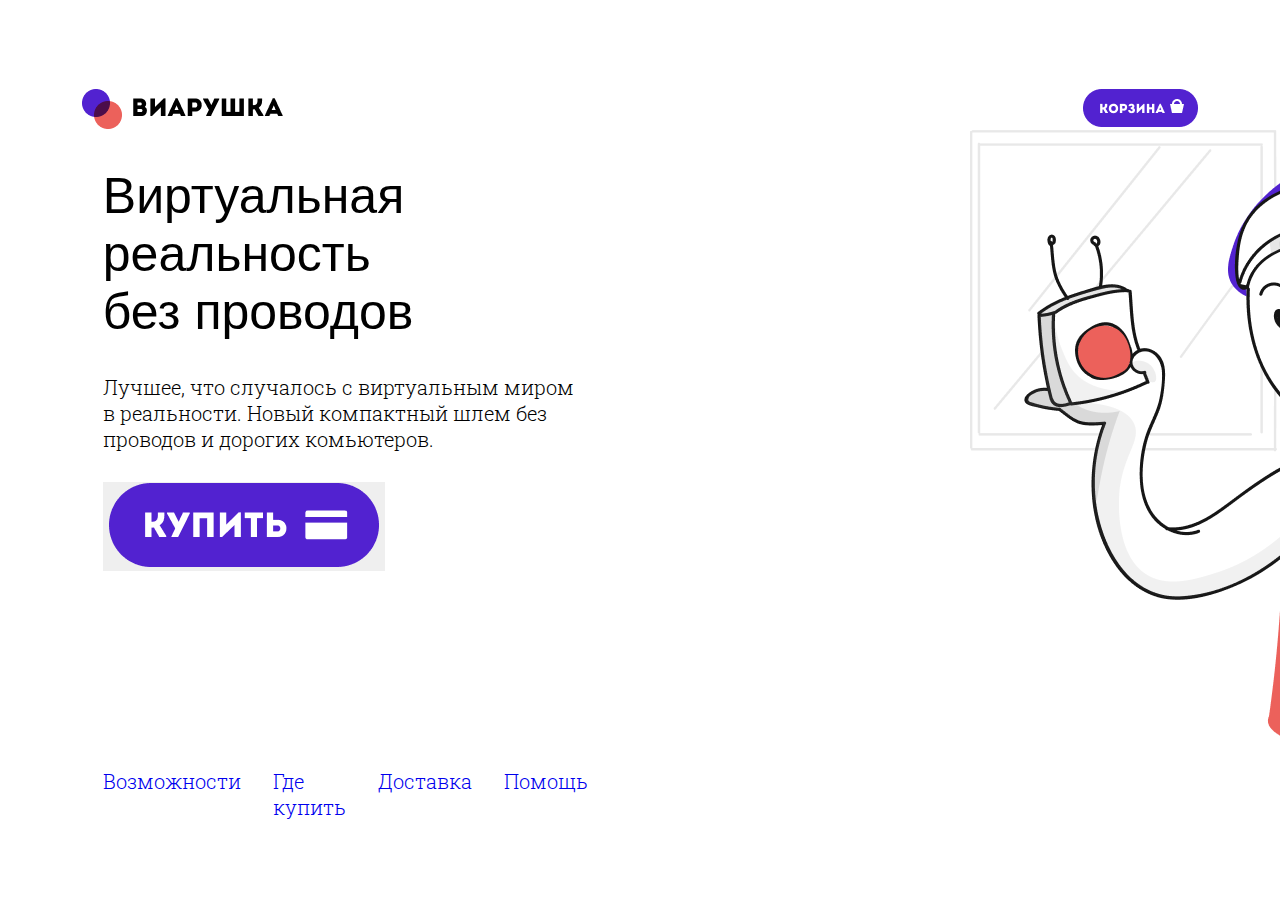
<file: index.html>
<!DOCTYPE html>
<html lang="en">
<head>
    <meta charset="UTF-8">
    <meta name="viewport" content="width=device-width, initial-scale=1.0">
    <title>Document</title>
    <link rel="stylesheet" href="/assets/styles/slyles.css">
    <link rel="preconnect" href="https://fonts.googleapis.com">
    <link rel="preconnect" href="https://fonts.gstatic.com" crossorigin>
    <link href="https://fonts.googleapis.com/css2?family=Open+Sans:wght@400;500;600;800&family=Playfair+Display&family=Roboto+Slab:wght@300&family=Roboto:wght@100&family=Sofia+Sans+Extra+Condensed:wght@500&family=Tinos:ital,wght@0,400;1,400;1,700&display=swap" rel="stylesheet">
    <link href="https://fonts.cdnfonts.com/css/intro" rel="stylesheet">
</head>
<body class="body">
    <header class="header">
        <div class="header-logo">
            <img src="./assets/img/logo.png" alt="logo">
        </div>
        <a href="#" class="header-button">
            <img src="./assets/img/button-cart.png" alt="button">
        </a>
    </header>
    <div class="container">
        <main class="main">
            <h1 class="main__title">
                Виртуальная <br>реальность <br>без проводов
            </h1>
            <p class="main__sub-title">
                Лучшее, что случалось с виртуальным миром в реальности. Новый компактный шлем без проводов и дорогих комьютеров.
            </p>
            <button class="main-button">
                <a href="#">
                    <img src="./assets/img/button-buy.png" alt="">
                </a>
            </button>
        </main>
        <nav class="navigation">
            <ul class="navigation-list">
                <li class="navigation-list__item">
                    <a href="possibilities.html" class="navigation-list__link" >Возможности</a>
                </li>
                <li class="navigation-list__item">
                    <a href="possibilities.html" class="navigation-list__link" >Где купить</a>
                </li>
                <li class="navigation-list__item">
                    <a href="possibilities.html" class="navigation-list__link" >Доставка</a>
                </li>
                <li class="navigation-list__item">
                    <a href="possibilities.html" class="navigation-list__link" >Помощь</a>
                </li>
            </ul>
        </nav>
    </div>
</body>
</html>
</file>
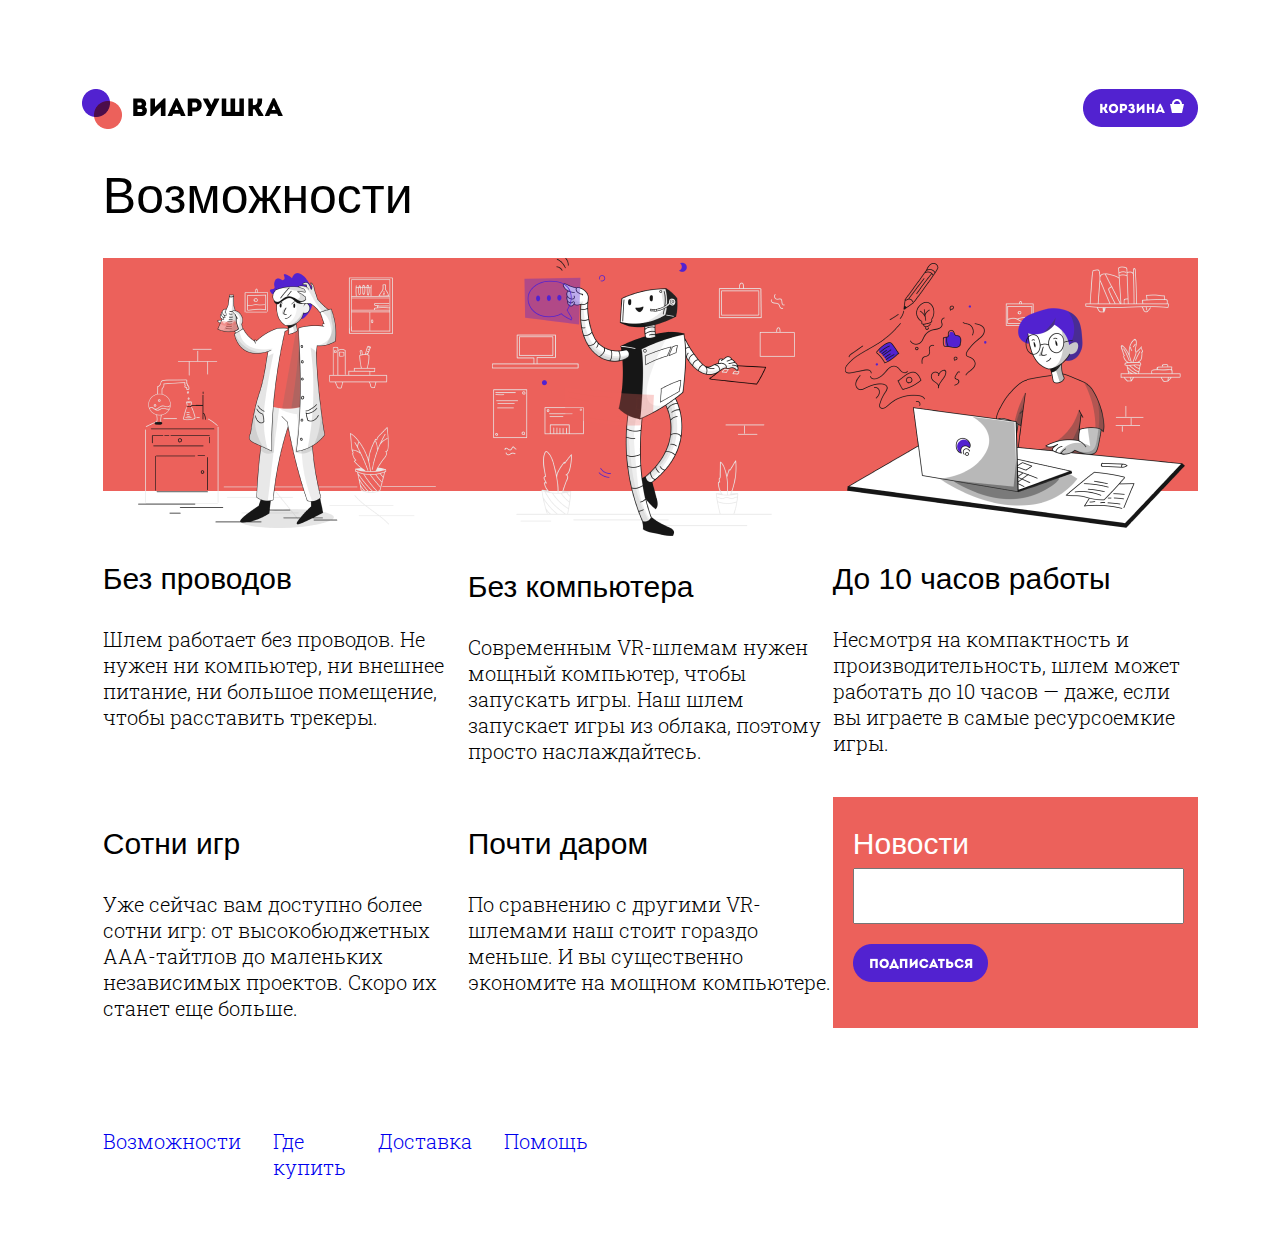
<file: possibilities.html>
<!DOCTYPE html>
<html lang="en">
<head>
    <meta charset="UTF-8">
    <meta name="viewport" content="width=device-width, initial-scale=1.0">
    <title>Possibilities</title>
    <link rel="stylesheet" href="/assets/styles/styles-possibilities.css">
    <link rel="preconnect" href="https://fonts.googleapis.com">
    <link rel="preconnect" href="https://fonts.gstatic.com" crossorigin>
    <link href="https://fonts.googleapis.com/css2?family=Open+Sans:wght@400;500;600;800&family=Playfair+Display&family=Roboto+Slab:wght@300&family=Roboto:wght@100&family=Sofia+Sans+Extra+Condensed:wght@500&family=Tinos:ital,wght@0,400;1,400;1,700&display=swap" rel="stylesheet">
    <link href="https://fonts.cdnfonts.com/css/intro" rel="stylesheet">
</head>
<body class="body">
    <header class="header">
        <div class="logo">
            <img src="./assets/img/logo.png" alt="logo">
        </div>
        <a href="@" class="button">
            <img src="./assets/img/button-cart.png" alt="button">
        </a>
    </header>
    <div class="container">
        <main class="main">
            <h1 class="main__title">
                Возможности
            </h1>
            <section class="section">
                <article class="card">
                    <img class="card__image" src="./assets/img/card1.png" alt="img">
                    <h3 class="card__title">Без проводов</h3>
                    <p class="card__sub-title">Шлем работает без проводов. Не нужен ни компьютер, ни внешнее питание, ни большое помещение, чтобы расставить трекеры.</p>
                </article>
                <article class="card">
                    <img class="card__image" src="./assets/img/carg2.png" alt="img">
                    <h3 class="card__title">Без компьютера</h3>
                    <p class="card__sub-title">Современным VR-шлемам нужен мощный компьютер, чтобы запускать игры. Наш шлем запускает игры из облака, поэтому просто наслаждайтесь.</p>
                </article>
                <article class="card">
                    <img class="card__image" src="./assets/img/card3.png" alt="img">
                    <h3 class="card__title">До 10 часов работы</h3>
                    <p class="card__sub-title">Несмотря на компактность и производительность, шлем может работать до 10 часов — даже, если вы играете в самые ресурсоемкие игры.</p>
                </article>
                <article class="card">
                    <h3 class="card__title">Сотни игр</h3>
                    <p class="card__sub-title">Уже сейчас вам доступно более сотни игр: от высокобюджетных ААА-тайтлов до маленьких независимых проектов. Скоро их станет еще больше.</p>
                </article>
                <article class="card">
                    <h3 class="card__title">Почти даром</h3>
                    <p class="card__sub-title">По сравнению с другими VR-шлемами наш стоит гораздо меньше. И вы существенно экономите на мощном компьютере.</p>
                </article>
                <article class="card roz">
                    <div class="conteiner-card">
                        <h3 class="conteiner-card__title">Новости</h3>
                        <div>
                            <input class="conteiner-card__input" type="text">
                        </div>
                        <a href="@" class="conteiner-card__button">
                            <img src="./assets/img/button-card.png" alt="button">
                        </a>
                    </div>
                </article>
            </section>
        </main>
        <nav class="navigation">
            <ul class="navigation-list">
                <li class="navigation-list__item">
                    <a href="possibilities.html" class="navigation-list__link" >Возможности</a>
                </li>
                <li class="navigation-list__item">
                    <a href="possibilities.html" class="navigation-list__link" >Где купить</a>
                </li>
                <li class="navigation-list__item">
                    <a href="possibilities.html" class="navigation-list__link" >Доставка</a>
                </li>
                <li class="navigation-list__item">
                    <a href="possibilities.html" class="navigation-list__link" >Помощь</a>
                </li>
            </ul>
        </nav>
    </div>
</body>
</html>
</file>
<file: assets/styles/slyles.css>
.body{
    background-image: url(../img/bg.png);
    background-position: 970px 130px;
    background-repeat: no-repeat;
}
.header{
    display: flex;
    justify-content: space-between;
    margin-top: 89px;
    margin-left: 74px;
    margin-right: 74px;
}
.container{
    width: 85%;
    height: 80%;
    margin: 0px auto;
}
.main__title{
    font-family: 'Intro Demo', sans-serif;
    font-weight: 400;
    font-size: 50px;
}
.main__sub-title{
    font-family:'Roboto Slab', serif, sans-serif;
    font-weight: 300;
    font-size: 20px;
    width: 487px;
    margin-top: 10px;
    margin-bottom: 30px;
}
.main-button{
    margin-bottom: 30px;
    border: none;
}
.navigation{
    margin-top: 167px;
    width: 40%;
}
.navigation-list{
    display: flex;
    flex-direction: row;
    justify-content: left;
    list-style-type: none;
    padding: 0;
}
.navigation-list__item{
    color: #5222D0;
    margin-right: 32px;
    font-family:'Roboto Slab', serif, sans-serif;
    font-weight: 300;
    font-size: 20px;
}
.navigation-list__link{
    text-decoration: none;
}
</file>
<file: assets/styles/styles-possibilities.css>
.header{
    display: flex;
    justify-content: space-between;
    margin-top: 89px;
    margin-left: 74px;
    margin-right: 74px;
}
.container{
    width: 85%;
    height: 80%;
    margin: 0px auto;
}
.main__title{
    font-family: 'Intro Demo', sans-serif;
    font-weight: 400;
    font-size: 50px;
}
.section{
    display: grid;
    grid-template-columns: repeat(3, 1fr);
    grid-template-rows: 70% 30%;
}
.card{
    width: 365px;
}
.card__title{
    font-family: 'Intro Demo', sans-serif;
    font-weight: 400;
    font-size: 30px;
}
.card__sub-title{
    font-family:'Roboto Slab', serif, sans-serif;
    font-weight: 300;
    font-size: 20px;
}
.conteiner-card{
    margin-left: 20px;
}
.roz{
    background-color: #EC615B;
}
.roz .conteiner-card__title{
    color: #fff;
    margin-bottom: 7px; 
    font-family: 'Intro Demo', sans-serif;
    font-weight: 400;
    font-size: 30px;
}

.conteiner-card__button{
    margin-top: 20px;
}
.conteiner-card__input{
    width: 323px;
    height: 50px;
    margin-bottom: 20px;
}
.navigation{
    margin-top: 100px;
    margin-bottom: 80px;
    width: 40%;
}
.navigation-list{
    display: flex;
    flex-direction: row;
    justify-content: left;
    list-style-type: none;
    padding: 0;
}
.navigation-list__item{
    margin-right: 32px;
    font-family:'Roboto Slab', serif, sans-serif;
    font-weight: 300;
    font-size: 20px;
}
.navigation-list__link{
    text-decoration: none;
}
</file>
